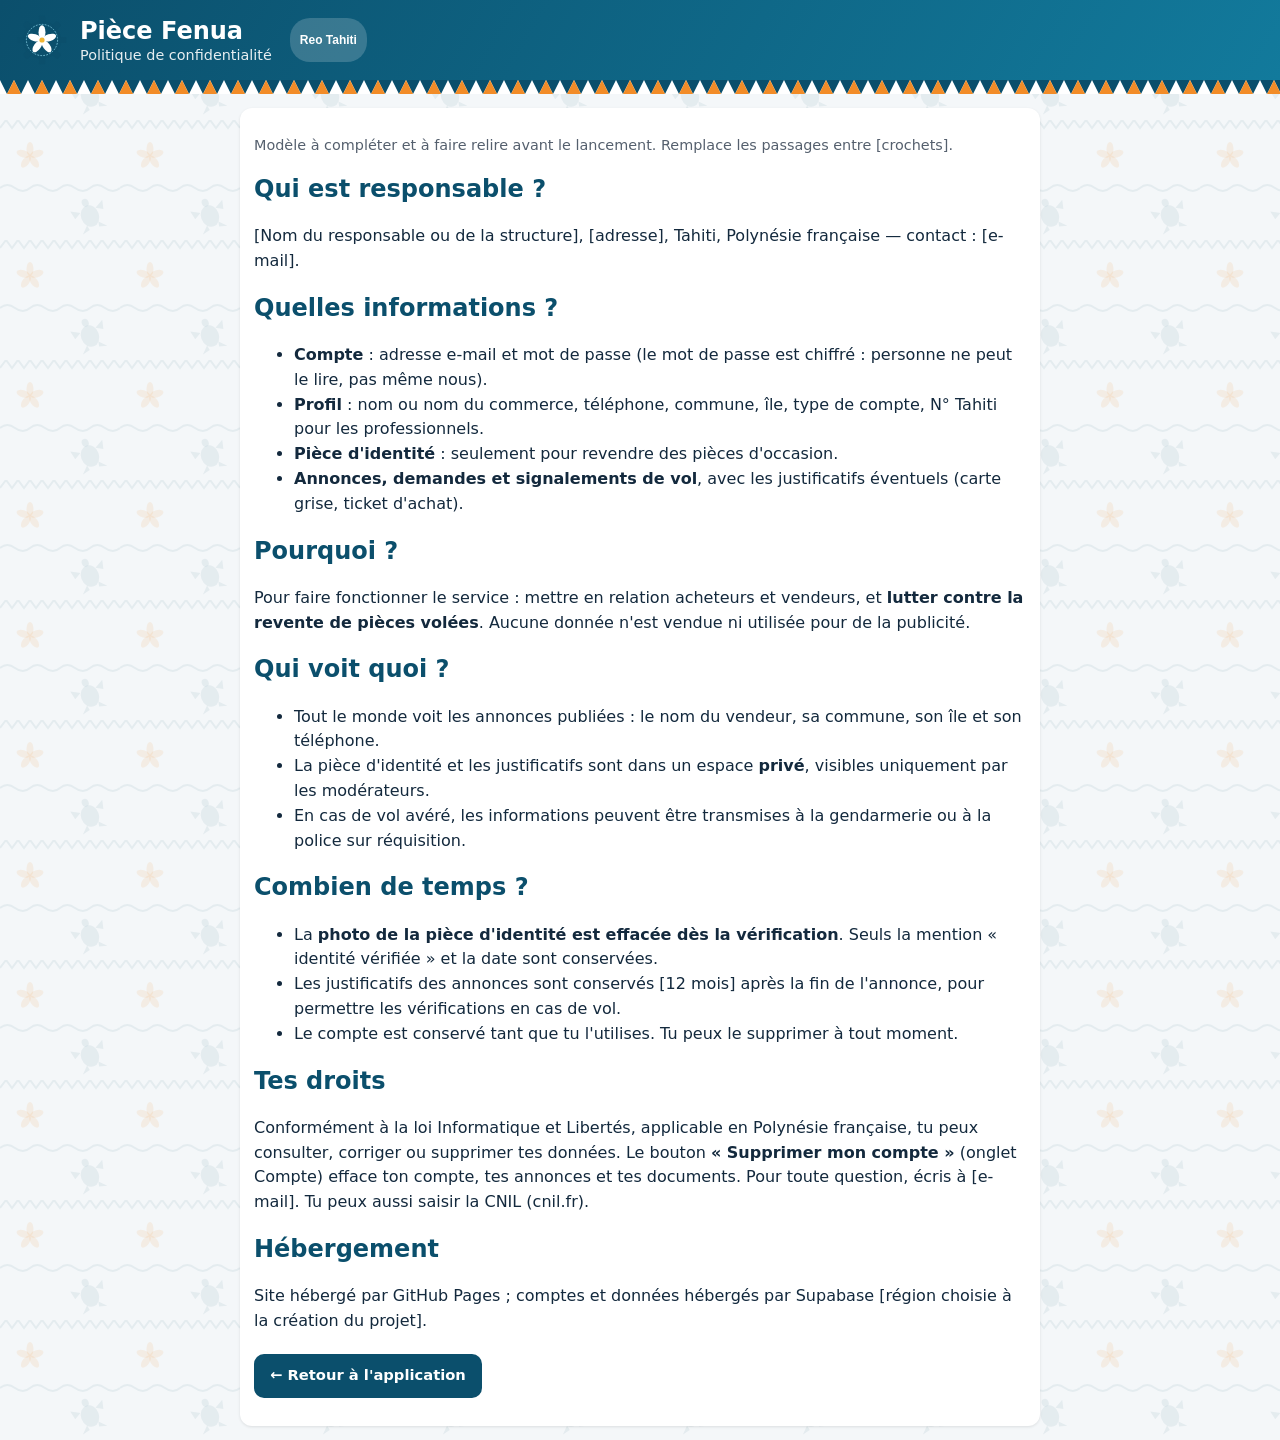
<file: confidentialite.html>
<!DOCTYPE html>
<html lang="fr">
<head>
  <meta charset="utf-8">
  <meta name="viewport" content="width=device-width, initial-scale=1">
  <title>Confidentialité — Pièce Fenua</title>
  <link rel="icon" href="assets/logo.svg" type="image/svg+xml">
  <link rel="stylesheet" href="style.css?v=8">
  <script src="lang/ty.js"></script>
  <script src="i18n.js"></script>
</head>
<body>
  <header class="top">
    <img src="assets/logo.svg" alt="" class="logo">
    <div><h1>Pièce Fenua</h1><p class="tag">Politique de confidentialité</p></div>
  </header>
  <div class="tapa" aria-hidden="true"></div>
  <main class="card" style="margin:14px auto;max-width:800px;line-height:1.55">
    <p class="muted">Modèle à compléter et à faire relire avant le lancement. Remplace les passages entre [crochets].</p>

    <h2>Qui est responsable ?</h2>
    <p>[Nom du responsable ou de la structure], [adresse], Tahiti, Polynésie française — contact : [e-mail].</p>

    <h2>Quelles informations ?</h2>
    <ul>
      <li><b>Compte</b> : adresse e-mail et mot de passe (le mot de passe est chiffré : personne ne peut le lire, pas même nous).</li>
      <li><b>Profil</b> : nom ou nom du commerce, téléphone, commune, île, type de compte, N° Tahiti pour les professionnels.</li>
      <li><b>Pièce d'identité</b> : seulement pour revendre des pièces d'occasion.</li>
      <li><b>Annonces, demandes et signalements de vol</b>, avec les justificatifs éventuels (carte grise, ticket d'achat).</li>
    </ul>

    <h2>Pourquoi ?</h2>
    <p>Pour faire fonctionner le service : mettre en relation acheteurs et vendeurs, et <b>lutter contre la revente de pièces volées</b>.
    Aucune donnée n'est vendue ni utilisée pour de la publicité.</p>

    <h2>Qui voit quoi ?</h2>
    <ul>
      <li>Tout le monde voit les annonces publiées : le nom du vendeur, sa commune, son île et son téléphone.</li>
      <li>La pièce d'identité et les justificatifs sont dans un espace <b>privé</b>, visibles uniquement par les modérateurs.</li>
      <li>En cas de vol avéré, les informations peuvent être transmises à la gendarmerie ou à la police sur réquisition.</li>
    </ul>

    <h2>Combien de temps ?</h2>
    <ul>
      <li>La <b>photo de la pièce d'identité est effacée dès la vérification</b>. Seuls la mention « identité vérifiée » et la date sont conservées.</li>
      <li>Les justificatifs des annonces sont conservés [12 mois] après la fin de l'annonce, pour permettre les vérifications en cas de vol.</li>
      <li>Le compte est conservé tant que tu l'utilises. Tu peux le supprimer à tout moment.</li>
    </ul>

    <h2>Tes droits</h2>
    <p>Conformément à la loi Informatique et Libertés, applicable en Polynésie française, tu peux consulter, corriger ou supprimer tes données.
    Le bouton <b>« Supprimer mon compte »</b> (onglet Compte) efface ton compte, tes annonces et tes documents. Pour toute question, écris à [e-mail].
    Tu peux aussi saisir la CNIL (cnil.fr).</p>

    <h2>Hébergement</h2>
    <p>Site hébergé par GitHub Pages ; comptes et données hébergés par Supabase [région choisie à la création du projet].</p>

    <p style="margin-top:20px"><a class="btn b" href="index.html">← Retour à l'application</a></p>
  </main>
</body>
</html>
</file>
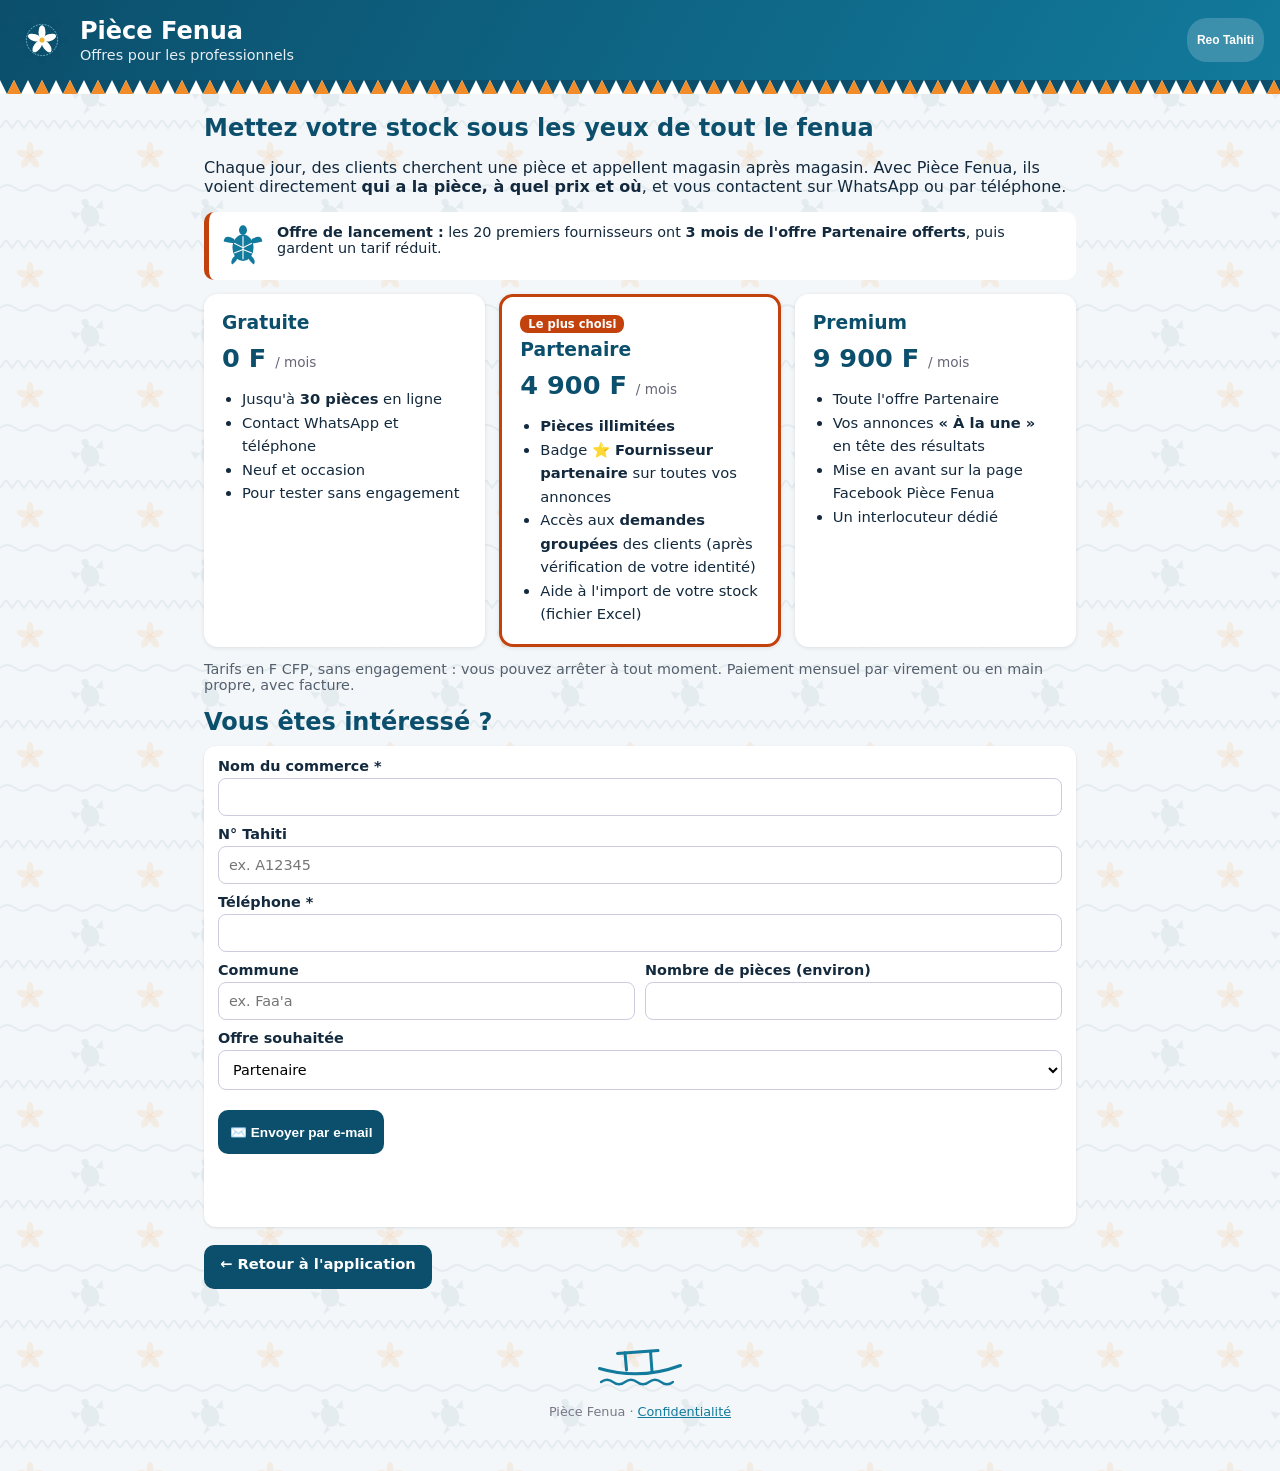
<file: offres.html>
<!DOCTYPE html>
<html lang="fr">
<head>
  <meta charset="utf-8">
  <meta name="viewport" content="width=device-width, initial-scale=1">
  <title>Offres pour les professionnels — Pièce Fenua</title>
  <meta name="description" content="Publiez votre stock de pièces détachées sur Pièce Fenua : offres gratuite, Partenaire et Premium pour les magasins et casses de Polynésie.">
  <link rel="icon" href="assets/logo.svg" type="image/svg+xml">
  <link rel="stylesheet" href="style.css?v=8">
  <script src="lang/ty.js"></script>
  <script src="i18n.js"></script>
</head>
<body>
  <header class="top">
    <img src="assets/logo.svg" alt="" class="logo">
    <div class="grow"><h1>Pièce Fenua</h1><p class="tag">Offres pour les professionnels</p></div>
  </header>
  <div class="tapa" aria-hidden="true"></div>

  <main>
    <h2>Mettez votre stock sous les yeux de tout le fenua</h2>
    <p>Chaque jour, des clients cherchent une pièce et appellent magasin après magasin. Avec Pièce Fenua, ils voient directement <b>qui a la pièce, à quel prix et où</b>, et vous contactent sur WhatsApp ou par téléphone.</p>

    <div class="notice">
      <img src="assets/honu.svg" alt="" class="honu">
      <div><b>Offre de lancement :</b> les 20 premiers fournisseurs ont <b>3 mois de l'offre Partenaire offerts</b>, puis gardent un tarif réduit.</div>
    </div>

    <div class="offres">
      <div class="offre">
        <h3>Gratuite</h3>
        <div class="px">0 F <small>/ mois</small></div>
        <ul>
          <li>Jusqu'à <b>30 pièces</b> en ligne</li>
          <li>Contact WhatsApp et téléphone</li>
          <li>Neuf et occasion</li>
          <li>Pour tester sans engagement</li>
        </ul>
      </div>
      <div class="offre offre-top">
        <span class="ruban">Le plus choisi</span>
        <h3>Partenaire</h3>
        <div class="px">4 900 F <small>/ mois</small></div>
        <ul>
          <li><b>Pièces illimitées</b></li>
          <li>Badge <b>⭐ Fournisseur partenaire</b> sur toutes vos annonces</li>
          <li>Accès aux <b>demandes groupées</b> des clients (après vérification de votre identité)</li>
          <li>Aide à l'import de votre stock (fichier Excel)</li>
        </ul>
      </div>
      <div class="offre">
        <h3>Premium</h3>
        <div class="px">9 900 F <small>/ mois</small></div>
        <ul>
          <li>Toute l'offre Partenaire</li>
          <li>Vos annonces <b>« À la une »</b> en tête des résultats</li>
          <li>Mise en avant sur la page Facebook Pièce Fenua</li>
          <li>Un interlocuteur dédié</li>
        </ul>
      </div>
    </div>
    <p class="muted">Tarifs en F CFP, sans engagement : vous pouvez arrêter à tout moment. Paiement mensuel par virement ou en main propre, avec facture.</p>

    <h2>Vous êtes intéressé ?</h2>
    <form id="f-contact" class="form card">
      <label>Nom du commerce *<input name="nom" required></label>
      <label>N° Tahiti<input name="ntahiti" placeholder="ex. A12345"></label>
      <label>Téléphone *<input name="tel" required inputmode="tel"></label>
      <div class="two">
        <label>Commune<input name="commune" placeholder="ex. Faa'a"></label>
        <label>Nombre de pièces (environ)<input name="nb" type="number" min="0"></label>
      </div>
      <label>Offre souhaitée
        <select name="offre"><option>Partenaire</option><option>Premium</option><option>Gratuite</option><option>Je ne sais pas encore</option></select>
      </label>
      <div class="actions" id="contact-btns"></div>
      <p class="msg" id="contact-msg"></p>
    </form>

    <p style="margin-top:18px"><a class="btn b" href="index.html">← Retour à l'application</a></p>
  </main>

  <footer><img src="assets/vaa.svg" alt="" class="vaa"><p>Pièce Fenua · <a href="confidentialite.html">Confidentialité</a></p></footer>

  <script src="config.js"></script>
  <script>
    (() => {
      const cfg = window.PF_CONFIG || {};
      const f = document.getElementById("f-contact");
      const box = document.getElementById("contact-btns");
      const wa = String(cfg.CONTACT_WHATSAPP || "").replace(/\D/g, "");
      const mail = cfg.CONTACT_EMAIL || "";
      if (wa) box.insertAdjacentHTML("beforeend", `<button class="btn g" data-via="wa">💬 Envoyer par WhatsApp</button>`);
      if (mail) box.insertAdjacentHTML("beforeend", `<button class="btn b" data-via="mail">✉️ Envoyer par e-mail</button>`);
      if (!wa && !mail) box.innerHTML = `<p class="muted">Contact bientôt disponible.</p>`;

      const texte = () => {
        const d = Object.fromEntries(new FormData(f));
        return `Ia ora na ! Je suis intéressé par Pièce Fenua.\n` +
          `Commerce : ${d.nom}\nN° Tahiti : ${d.ntahiti || "-"}\nTéléphone : ${d.tel}\n` +
          `Commune : ${d.commune || "-"}\nNombre de pièces : ${d.nb || "-"}\nOffre souhaitée : ${d.offre}`;
      };
      box.addEventListener("click", e => {
        const b = e.target.closest("[data-via]"); if (!b) return;
        e.preventDefault();
        if (!f.reportValidity()) return;
        if (b.dataset.via === "wa") {
          const n = wa.length === 8 ? "689" + wa : wa;
          window.open(`https://wa.me/${n}?text=${encodeURIComponent(texte())}`, "_blank", "noopener");
        } else {
          location.href = `mailto:${mail}?subject=${encodeURIComponent("Offre pro Pièce Fenua")}&body=${encodeURIComponent(texte())}`;
        }
        const m = document.getElementById("contact-msg");
        m.className = "msg okm"; m.textContent = "✔ Merci ! Nous vous recontactons rapidement.";
      });
    })();
  </script>
</body>
</html>
</file>
<file: style.css>
:root{
  --bleu:#0b4f6c; --lagon:#127a9c; --clair:#e0f0f5; --orange:#c2410c;
  --vert:#14663b; --jaune:#8a5300; --rouge:#c0392b; --fond:#f4f7f9; --txt:#13293d;
}
*{box-sizing:border-box}
body{margin:0;font-family:system-ui,-apple-system,"Segoe UI",Roboto,sans-serif;color:var(--txt)}
body{background-color:#f4f7f9;background-image:url("data:image/svg+xml,%3Csvg xmlns='http://www.w3.org/2000/svg' width='120' height='120' viewBox='0 0 120 120'%3E%3Cg fill='none' stroke='%230b4f6c' stroke-opacity='.07' stroke-width='2'%3E%3Cpath d='M0 8l6-8 6 8 6-8 6 8 6-8 6 8 6-8 6 8 6-8 6 8 6-8 6 8 6-8 6 8 6-8 6 8 6-8 6 8 6-8 6 8'/%3E%3Cpath d='M0 68q7-6 15 0t15 0t15 0t15 0t15 0t15 0t15 0t15 0'/%3E%3C/g%3E%3Cg fill='%23f28c28' fill-opacity='.10' transform='translate(30 36)'%3E%3Cellipse cy='-7' rx='3.5' ry='7'/%3E%3Cellipse cy='-7' rx='3.5' ry='7' transform='rotate(72)'/%3E%3Cellipse cy='-7' rx='3.5' ry='7' transform='rotate(144)'/%3E%3Cellipse cy='-7' rx='3.5' ry='7' transform='rotate(216)'/%3E%3Cellipse cy='-7' rx='3.5' ry='7' transform='rotate(288)'/%3E%3C/g%3E%3Cg fill='%230b4f6c' fill-opacity='.07' transform='translate(90 96) rotate(-20)'%3E%3Cellipse rx='9' ry='11'/%3E%3Cellipse cy='-14' rx='3.5' ry='4'/%3E%3Cpath d='M-8-6l-9-5 2 9zM8-6l9-5-2 9zM-6 8l-7 7 8-2zM6 8l7 7-8-2z'/%3E%3C/g%3E%3C/svg%3E")}
.top{display:flex;align-items:center;gap:12px;padding:14px 16px;background:linear-gradient(120deg,var(--bleu),var(--lagon));color:#fff}
.logo{width:52px;height:52px}
.top h1{margin:0;font-size:1.5rem}
.tag{margin:2px 0 0;opacity:.9;font-size:.9rem}
/* bande niho mano (dents de requin) */
.tapa{height:14px;background:#fff url("data:image/svg+xml,%3Csvg xmlns='http://www.w3.org/2000/svg' width='28' height='14'%3E%3Cpath d='M0 0h28L21 14 14 0 7 14z' fill='%230b4f6c'/%3E%3Cpath d='M7 14L14 0l7 14z' fill='%23f28c28'/%3E%3C/svg%3E") repeat-x}
.tabs{display:flex;overflow-x:auto;background:#fff;border-bottom:1px solid #dde;position:sticky;top:0;z-index:5}
.tabs button{flex:1 0 auto;border:0;background:none;padding:12px 14px;font-size:.92rem;color:#556;cursor:pointer;border-bottom:3px solid transparent;white-space:nowrap}
.tabs button.on{color:var(--bleu);font-weight:700;border-color:var(--orange)}
main{max-width:900px;margin:0 auto;padding:14px}
.view{display:none}.view.on{display:block}
h2{color:var(--bleu);margin:6px 0 6px}
h3{color:var(--bleu);margin:22px 0 8px}
.muted{color:#55606e;font-size:.9rem}
input,select{font:inherit}
#q{width:100%;padding:13px 16px;border:2px solid var(--bleu);border-radius:30px;font-size:1rem}
.cats{display:grid;grid-template-columns:repeat(auto-fill,minmax(92px,1fr));gap:8px;margin:12px 0}
.cat{background:#fff;border:2px solid transparent;border-radius:12px;padding:10px 4px;text-align:center;cursor:pointer;font-size:.8rem;box-shadow:0 1px 3px rgba(0,0,0,.08)}
.cat .ico{font-size:1.6rem;display:block}
.cat.on{border-color:var(--orange);background:#fff6ec}
.filters{display:flex;flex-wrap:wrap;gap:8px;align-items:center}
.filters select{padding:8px;border-radius:8px;border:1px solid #ccd}
.chk{display:flex;gap:6px;align-items:flex-start;font-size:.9rem}
.card{background:#fff;border-radius:12px;padding:12px 14px;margin:10px 0;box-shadow:0 1px 3px rgba(0,0,0,.1)}
.card .h{display:flex;justify-content:space-between;gap:10px}
.card .t{font-weight:700}
.card .p{font-weight:800;color:var(--bleu);white-space:nowrap}
.card .m{color:#667;font-size:.85rem;margin-top:3px}
.badge{display:inline-block;font-size:.72rem;padding:2px 8px;border-radius:10px;margin:6px 4px 0 0;font-weight:600}
.b-neuf{background:var(--clair);color:var(--bleu)}
.b-verif{background:#e3f6ea;color:var(--vert)}
.b-attente{background:#fff3dc;color:var(--jaune)}
.b-refus,.b-vol{background:#fde3e0;color:var(--rouge)}
.ok{color:var(--vert);font-weight:700}.low{color:var(--jaune);font-weight:700}.no{color:var(--rouge);font-weight:700}
.actions{display:flex;gap:8px;flex-wrap:wrap;margin-top:10px}
.btn{display:inline-block;border:0;border-radius:10px;padding:10px 16px;background:var(--orange);color:#fff;font-weight:700;cursor:pointer;text-decoration:none;font-size:.92rem}
.btn.b{background:var(--bleu)}.btn.g{background:#1b7f47}.btn.red{background:var(--rouge)}.btn.ghost{background:#eef;color:var(--bleu)}
.form{display:flex;flex-direction:column;gap:10px}
.form label{display:flex;flex-direction:column;gap:4px;font-size:.9rem;font-weight:600}
.form label.chk{flex-direction:row;font-weight:400}
.form input,.form select{padding:10px;border:1px solid #ccd;border-radius:8px;background:#fff;font-weight:400}
fieldset{border:1px solid #d5dde3;border-radius:12px;padding:12px;display:flex;flex-direction:column;gap:10px;background:#fff}
legend{font-weight:700;color:var(--bleu);padding:0 6px}
.two{display:grid;grid-template-columns:1fr 1fr;gap:10px}
.provenance{border:2px solid var(--orange);background:#fffaf3}
.provenance[hidden]{display:none}
.notice{display:flex;gap:12px;align-items:flex-start;background:#fff;border-left:5px solid var(--orange);border-radius:10px;padding:12px;margin:10px 0 14px;font-size:.9rem}
.honu{width:44px;height:44px;color:var(--lagon);flex:none}
.msg{font-weight:600;min-height:1.2em}
.msg.err{color:var(--rouge)}.msg.okm{color:var(--vert)}
.docs{background:var(--fond);border-radius:8px;padding:8px;font-size:.85rem;margin-top:8px}
.docs img{max-width:140px;max-height:100px;border-radius:6px;margin:4px 6px 0 0;border:1px solid #ccd}
.alert{background:#fde3e0;color:var(--rouge);padding:8px;border-radius:8px;font-weight:700;margin-top:8px;font-size:.85rem}
footer{text-align:center;color:#778;font-size:.8rem;padding:24px 10px 40px}
.vaa{width:90px;color:var(--lagon)}
.empty{text-align:center;color:#889;padding:20px}
.btn:disabled{opacity:.4;cursor:not-allowed}
.grow{flex:1}
.pill{border:0;border-radius:20px;padding:8px 12px;background:rgba(255,255,255,.18);color:#fff;font-weight:700;cursor:pointer;font-size:.85rem;max-width:45vw;overflow:hidden;text-overflow:ellipsis;white-space:nowrap}
.banner{background:#fff3dc;color:#7a5200;text-align:center;font-size:.8rem;padding:6px}
.subtabs{display:flex;gap:6px;margin:6px 0 12px}
.subtabs button{flex:1;border:2px solid var(--bleu);background:#fff;color:var(--bleu);border-radius:10px;padding:9px;font-weight:700;cursor:pointer}
.subtabs button.on{background:var(--bleu);color:#fff}
.link{background:none;border:0;color:var(--lagon);text-decoration:underline;cursor:pointer;padding:0;font-size:.88rem}
.status{display:flex;gap:10px;align-items:center;padding:12px;border-radius:10px;margin:8px 0;font-size:.9rem}
.st-ok{background:#e3f6ea;color:#14663b}.st-wait{background:#fff3dc;color:#7a5200}.st-no{background:#fde3e0;color:var(--rouge)}.st-none{background:var(--clair);color:var(--bleu)}
.gate{text-align:center;background:#fff;border-radius:12px;padding:18px;box-shadow:0 1px 3px rgba(0,0,0,.1)}
footer a{color:var(--lagon)}

.cat .ico{display:block;width:40px;height:40px;margin:0 auto 4px;color:var(--bleu)}
.cat .ico svg{width:100%;height:100%}
.cat.on .ico{color:var(--orange)}
.ico-s{display:inline-block;width:1.25em;height:1.25em;vertical-align:-.3em;color:var(--lagon)}
.ico-s svg{width:100%;height:100%}
.card.has-img{display:flex;gap:12px}
.thumb{flex:none;width:84px;height:84px;border-radius:10px;object-fit:cover;background:var(--clair);display:flex;align-items:center;justify-content:center;color:var(--lagon)}
.thumb svg{width:46px;height:46px}
.card .body{flex:1;min-width:0}
.photo-prev{max-width:160px;max-height:120px;border-radius:10px;display:block;margin-top:6px}
.sig{display:block;margin-top:8px;color:#889;font-size:.8rem}
.sig-form{margin-top:8px}
.pill.lang{margin-left:6px;font-size:.75rem;padding:7px 10px}
.b-part{background:#fff1d6;color:#9a5b00}
.card.une{border:2px solid var(--orange);position:relative}
.une-tag{position:absolute;top:-10px;right:12px;background:var(--orange);color:#fff;font-size:.7rem;font-weight:700;padding:2px 8px;border-radius:8px}
.offres{display:grid;gap:14px;grid-template-columns:repeat(auto-fit,minmax(240px,1fr));margin:14px 0}
.offre{background:#fff;border-radius:14px;padding:18px;box-shadow:0 1px 4px rgba(0,0,0,.1);display:flex;flex-direction:column}
.offre.offre-top{border:3px solid var(--orange)}
.offre h3{margin:0 0 4px}
.offre .px{font-size:1.6rem;font-weight:800;color:var(--bleu);margin:6px 0}
.offre .px small{font-size:.85rem;color:#667;font-weight:400}
.offre ul{padding-left:20px;margin:8px 0 0;line-height:1.6;font-size:.92rem;flex:1}
.ruban{align-self:flex-start;background:var(--orange);color:#fff;font-size:.72rem;font-weight:700;border-radius:8px;padding:2px 8px;margin-bottom:6px}
.form input,.form select{min-width:0;width:100%}
.two>label{min-width:0}
html,body{overflow-x:hidden}
[hidden]{display:none!important}
.form input[type=checkbox]{width:auto;flex:none;margin-top:3px}
.resa-form,.edit-form{margin-top:10px;background:var(--fond);padding:10px;border-radius:10px}
.card .actions .btn{font-size:.85rem;padding:8px 12px}

/* ===== Audit v8 : palette, accessibilité, mobile ===== */
:root{--sable:#f4ecdf;--perle:#13293d;--accent:#f28c28}
.tapa{background-color:#fff}
.btn,.pill,.subtabs button,.tabs button{min-height:44px}
.chk input,.form input[type=checkbox]{width:22px;height:22px;accent-color:var(--bleu)}
.cat{min-height:84px}
:focus-visible{outline:3px solid var(--accent);outline-offset:2px}
.tabs button{display:inline-flex;align-items:center;gap:6px;position:relative}
.tabs .nb{background:var(--orange);color:#fff;border-radius:10px;font-size:.7rem;font-weight:800;padding:1px 6px;margin-left:2px}
.tabs .plus{display:none}
.sheet{position:fixed;z-index:30;right:10px;bottom:76px;background:#fff;border-radius:16px;box-shadow:0 8px 30px rgba(11,79,108,.25);padding:8px;display:flex;flex-direction:column;min-width:230px;border-top:4px solid var(--accent)}
.sheet[hidden]{display:none}
.sheet button,.sheet a{border:0;background:none;text-align:left;padding:13px 14px;font-size:1rem;color:var(--txt);border-radius:10px;cursor:pointer;text-decoration:none;min-height:44px}
.sheet button:hover,.sheet a:hover{background:var(--clair)}
@media (min-width:721px){ .sheet{top:150px;bottom:auto} }
@media (max-width:720px){
  body{padding-bottom:78px}
  .top{padding:8px 12px;gap:10px}
  .top .logo{width:36px;height:36px}
  .top h1{font-size:1.2rem}
  .top .tag,#btn-compte,.pill.lang{display:none}
  .tabs{position:fixed;bottom:0;left:0;right:0;top:auto;z-index:20;overflow:visible;border-top:1px solid #dde;border-bottom:0;box-shadow:0 -2px 10px rgba(0,0,0,.06);padding-bottom:env(safe-area-inset-bottom)}
  .tabs button{flex:1 1 0;flex-direction:column;gap:2px;padding:6px 2px 8px;font-size:.7rem;border-bottom:0;border-top:3px solid transparent;min-width:0}
  .tabs button.on{border-top-color:var(--orange);border-bottom-color:transparent}
  .tabs .ti{font-size:1.25rem;line-height:1}
  .tabs .tl{white-space:nowrap;overflow:hidden;text-overflow:ellipsis;max-width:100%}
  .tabs .sec{display:none}
  .tabs .plus{display:inline-flex}
  .tabs .nb{position:absolute;top:3px;right:calc(50% - 22px)}
  .cats{display:flex;overflow-x:auto;scroll-snap-type:x mandatory;gap:8px;padding-bottom:4px;margin:10px -14px;padding-left:14px;padding-right:14px;scrollbar-width:none}
  .cats::-webkit-scrollbar{display:none}
  .cat{flex:0 0 86px;scroll-snap-align:start;min-height:80px}
  .cat .ico{width:32px;height:32px}
  .filters select{flex:1 1 45%;min-height:44px}
  main{padding:10px 14px}
}
.sig{padding:10px 0;min-height:40px}
</file>
